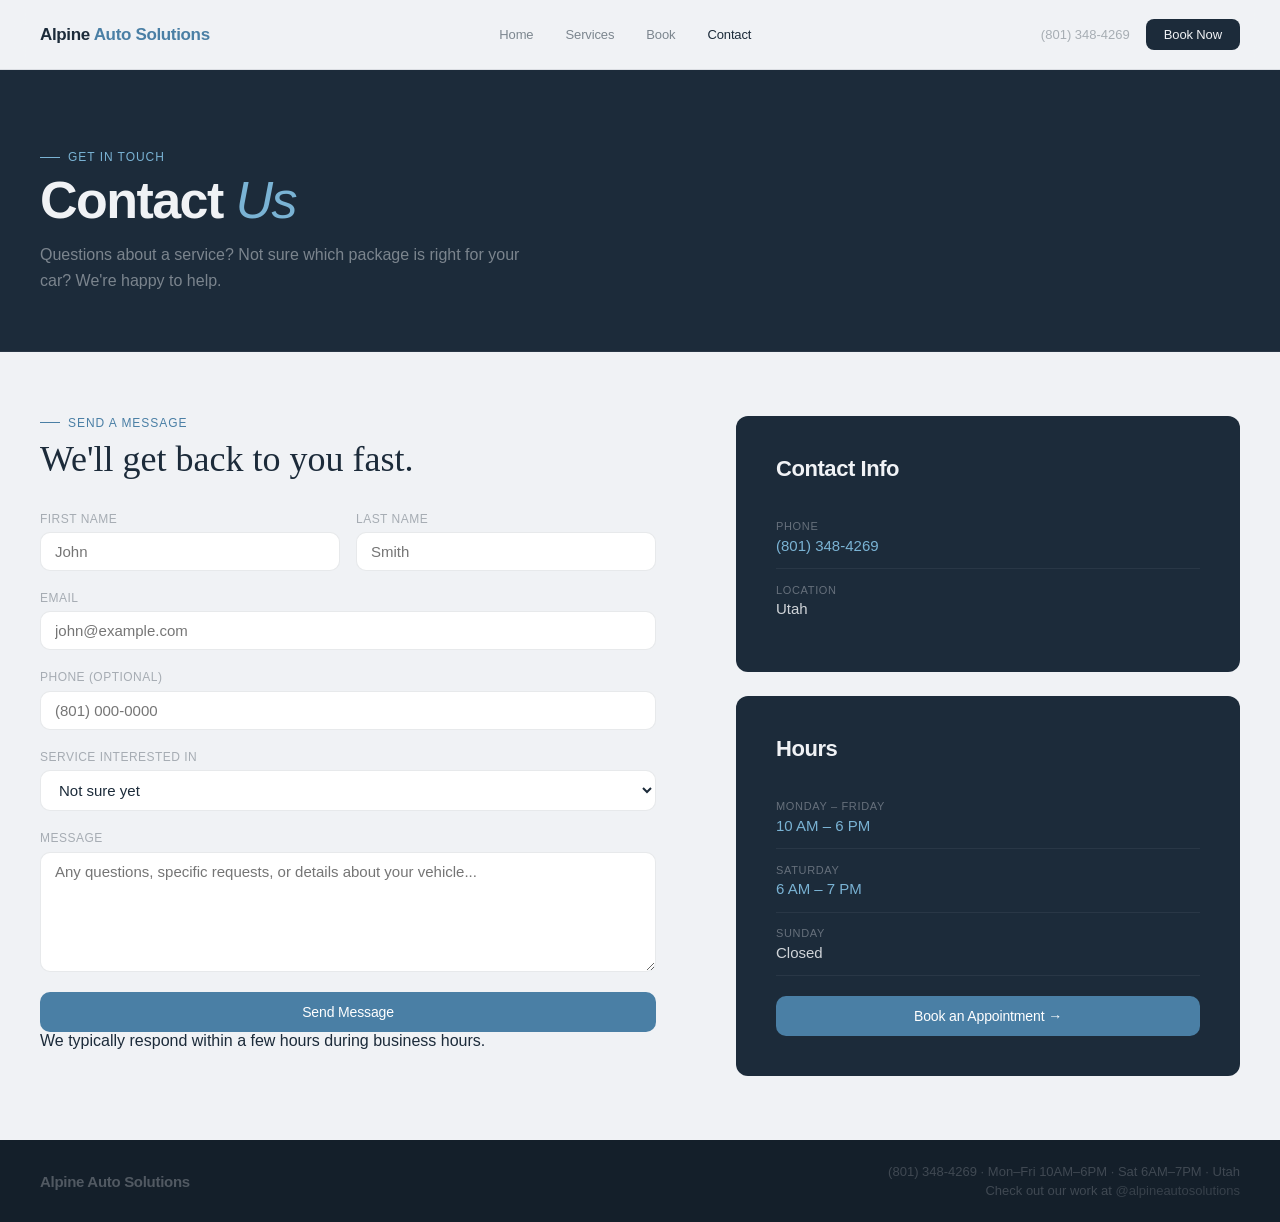
<file: contact.html>
<!DOCTYPE html>
<html lang="en">
<head>
<meta charset="UTF-8"/>
<meta name="viewport" content="width=device-width, initial-scale=1.0"/>
<title>Contact — Alpine Auto Solutions</title>
<link rel="stylesheet" href="style.css"/>

<style>
  .contact-layout{display:grid;grid-template-columns:1.1fr 0.9fr;gap:5rem;padding:4rem 2.5rem;}
  .success-msg{display:none;background:rgba(74,127,165,0.08);border:0.5px solid rgba(74,127,165,0.25);border-radius:4px;padding:1rem 1.25rem;font-size:14px;color:#4a7fa5;margin-bottom:1.5rem;}
</style>
</head>
<body>

<nav>
  <a href="index.html" class="logo">Alpine <span>Auto Solutions</span></a>
  <ul class="nav-links">
    <li><a href="index.html">Home</a></li>
    <li><a href="services.html">Services</a></li>
    <li><a href="book.html">Book</a></li>
    <li><a href="contact.html" class="active">Contact</a></li>
  </ul>
  
  <div class="nav-right">
    <span class="nav-phone">(801) 348-4269</span>
    <a href="book.html" class="btn-main">Book Now</a>
  </div>



<button class="hamburger" id="ham-btn" aria-label="Menu">
  <span></span><span></span><span></span>
</button>
</nav>
<div class="mobile-menu" id="mobile-menu">
  <button class="mobile-close" id="mob-close">&#10005;</button>
  <a href="index.html">Home</a>
  <a href="services.html">Services</a>
  <a href="book.html">Book</a>
  <a href="quote.html">Get a Quote</a>
  <a href="contact.html">Contact</a>
</div>
<script>
  document.getElementById('ham-btn').onclick=function(){document.getElementById('mobile-menu').classList.add('open');document.body.style.overflow='hidden';};
  document.getElementById('mob-close').onclick=function(){document.getElementById('mobile-menu').classList.remove('open');document.body.style.overflow='';};
  document.querySelectorAll('.mobile-menu a').forEach(function(a){a.onclick=function(){document.getElementById('mobile-menu').classList.remove('open');document.body.style.overflow='';};});
</script>

<div class="page-header">
  <p class="page-header-eyebrow">Get in touch</p>
  <h1 class="page-header-title">Contact <em>Us</em></h1>
  <p class="page-header-sub">Questions about a service? Not sure which package is right for your car? We're happy to help.</p>
</div>

<div class="contact-layout">
  <div>
    <p class="section-tag" style="margin-bottom:0.5rem;">Send a message</p>
    <h2 style="font-family:'Cormorant Garamond',serif;font-size:36px;font-weight:400;color:#1c2b3a;margin-bottom:2rem;">We'll get back to you fast.</h2>

    <div class="success-msg" id="success-msg">Message sent — we'll be in touch soon.</div>

    <form id="contact-form" onsubmit="handleSubmit(event)">
      <div style="display:grid;grid-template-columns:1fr 1fr;gap:1rem;">
        <div class="form-group">
          <label for="fname">First Name</label>
          <input type="text" id="fname" name="fname" placeholder="John" required/>
        </div>
        <div class="form-group">
          <label for="lname">Last Name</label>
          <input type="text" id="lname" name="lname" placeholder="Smith" required/>
        </div>
      </div>
      <div class="form-group">
        <label for="email">Email</label>
        <input type="email" id="email" name="email" placeholder="john@example.com" required/>
      </div>
      <div class="form-group">
        <label for="phone">Phone (optional)</label>
        <input type="tel" id="phone" name="phone" placeholder="(801) 000-0000"/>
      </div>
      <div class="form-group">
        <label for="service">Service interested in</label>
        <select id="service" name="service">
          <option value="">Not sure yet</option>
          <option value="interior">Interior Detail — $100</option>
          <option value="full">Complete Detailing Package — From $100</option>
          <option value="exterior">Exterior Wash & Wax — $60</option>
        </select>
      </div>
      <div class="form-group">
        <label for="message">Message</label>
        <textarea id="message" name="message" placeholder="Any questions, specific requests, or details about your vehicle..." required></textarea>
      </div>
      <button type="submit" class="btn-cta" style="width:100%;text-align:center;justify-content:center;">Send Message</button>
      <p class="form-note">We typically respond within a few hours during business hours.</p>
    </form>
  </div>

  <div style="display:flex;flex-direction:column;gap:1.5rem;">
    <div class="info-box">
      <div class="info-box-title">Contact Info</div>
      <div class="info-row">
        <div class="info-label">Phone</div>
        <div class="info-value"><a href="tel:8013484269">(801) 348-4269</a></div>
      </div>
      <div class="info-row">
        <div class="info-label">Location</div>
        <div class="info-value">Utah</div>
      </div>
    </div>

    <div class="info-box">
      <div class="info-box-title">Hours</div>
      <div class="info-row">
        <div class="info-label">Monday – Friday</div>
        <div class="info-value" style="color:#7ab3d4;">10 AM – 6 PM</div>
      </div>
      <div class="info-row">
        <div class="info-label">Saturday</div>
        <div class="info-value" style="color:#7ab3d4;">6 AM – 7 PM</div>
      </div>
      <div class="info-row">
        <div class="info-label">Sunday</div>
        <div class="info-value">Closed</div>
      </div>
      <div style="margin-top:1.25rem;">
        <a href="book.html" class="btn-cta" style="width:100%;text-align:center;display:block;">Book an Appointment →</a>
      </div>
    </div>
  </div>
</div>

<footer>
  <div class="footer-logo">Alpine Auto Solutions</div>
  <div class="footer-right">
    <span>(801) 348-4269 · Mon–Fri 10AM–6PM · Sat 6AM–7PM · Utah</span>
    <span>Check out our work at <a href="https://instagram.com/alpineautosolutions" target="_blank" rel="noopener" style="color:inherit;text-decoration:none;opacity:0.8;">@alpineautosolutions</a></span>
  </div>
</footer>

<script>
function handleSubmit(e) {
  e.preventDefault();
  document.getElementById('contact-form').style.opacity = '0.4';
  document.getElementById('contact-form').style.pointerEvents = 'none';
  document.getElementById('success-msg').style.display = 'block';
  window.scrollTo({top:0,behavior:'smooth'});
}
</script>




</body>
</html>
</file>
<file: style.css>
/* ── RESET ── */
*{box-sizing:border-box;margin:0;padding:0;}
a{text-decoration:none;color:inherit;}

/* ── TOKENS ── */
:root{
  --font: -apple-system, BlinkMacSystemFont, "SF Pro Display", "SF Pro Text", "Helvetica Neue", Arial, sans-serif;
  --bg:#f0f2f5;
  --bg2:#e8ecf2;
  --ink:#1c2b3a;
  --ink2:rgba(28,43,58,0.55);
  --ink3:rgba(28,43,58,0.35);
  --accent:#4a7fa5;
  --accent2:#7ab3d4;
  --dark:#1c2b3a;
  --dark2:#2e4560;
  --snow:#f0f2f5;
  --border:rgba(28,43,58,0.1);
}

body{font-family:var(--font);background:var(--bg);color:var(--ink);overflow-x:hidden;-webkit-font-smoothing:antialiased;}

/* ── NAV ── */
nav{
  display:flex;justify-content:space-between;align-items:center;
  padding:1.2rem 2.5rem;
  background:rgba(240,242,245,0.92);
  backdrop-filter:blur(12px);
  -webkit-backdrop-filter:blur(12px);
  border-bottom:0.5px solid var(--border);
  position:sticky;top:0;z-index:100;
}
.logo{font-size:17px;font-weight:600;color:var(--ink);letter-spacing:-0.02em;}
.logo span{color:var(--accent);}
.nav-links{display:flex;gap:2rem;list-style:none;font-size:13px;font-weight:400;letter-spacing:-0.01em;color:var(--ink2);}
.nav-links a{color:var(--ink2);transition:color 0.2s;}
.nav-links a:hover,.nav-links a.active{color:var(--ink);}
.nav-right{display:flex;align-items:center;gap:1rem;}
.nav-phone{font-size:13px;color:var(--ink3);}

/* ── BUTTONS ── */
.btn-main{
  background:var(--dark);color:var(--snow);
  border:none;padding:8px 18px;
  font-family:var(--font);font-size:13px;font-weight:500;
  letter-spacing:-0.01em;
  border-radius:8px;cursor:pointer;transition:background 0.2s;
  display:inline-block;
}
.btn-main:hover{background:var(--dark2);}

.btn-hero{
  background:var(--accent);color:#fff;
  border:none;padding:14px 28px;
  font-family:var(--font);font-size:15px;font-weight:500;
  letter-spacing:-0.01em;
  border-radius:12px;cursor:pointer;
  display:inline-block;
  transition:background 0.2s,transform 0.15s;
}
.btn-hero:hover{background:var(--accent2);transform:translateY(-2px);}

.btn-sm{
  background:var(--dark);color:var(--snow);
  border:none;padding:8px 16px;
  font-family:var(--font);font-size:13px;font-weight:500;
  letter-spacing:-0.01em;
  border-radius:8px;cursor:pointer;
  display:inline-block;transition:background 0.2s;
}
.btn-sm:hover{background:var(--accent);}

.btn-outline{
  background:transparent;color:var(--ink2);
  border:0.5px solid var(--border);padding:10px 20px;
  font-family:var(--font);font-size:13px;font-weight:400;
  letter-spacing:-0.01em;
  border-radius:8px;cursor:pointer;display:inline-block;
  transition:border-color 0.2s,color 0.2s;
}
.btn-outline:hover{border-color:var(--accent);color:var(--accent);}

.btn-cta{
  background:var(--accent);color:#fff;
  border:none;padding:12px 24px;
  font-family:var(--font);font-size:14px;font-weight:500;
  letter-spacing:-0.01em;
  border-radius:10px;cursor:pointer;width:fit-content;
  display:inline-block;
  transition:background 0.2s,transform 0.15s;
}
.btn-cta:hover{background:var(--accent2);transform:translateY(-2px);}

/* ── HERO ── */
.hero{position:relative;height:600px;overflow:hidden;display:flex;align-items:flex-end;}
.hero-img{position:absolute;inset:0;width:100%;height:100%;object-fit:cover;transform:scale(1.06);animation:heroZoom 9s ease-out forwards;}
@keyframes heroZoom{from{transform:scale(1.06);}to{transform:scale(1.0);}}
.hero-overlay{position:absolute;inset:0;background:linear-gradient(to top,rgba(28,43,58,0.88) 0%,rgba(28,43,58,0.18) 55%,transparent 100%);}
.hero-content{position:relative;z-index:2;padding:3rem 2.5rem;width:100%;display:flex;justify-content:space-between;align-items:flex-end;}
.hero-eyebrow{font-size:12px;font-weight:500;letter-spacing:0.06em;text-transform:uppercase;color:rgba(180,210,230,0.7);margin-bottom:0.75rem;opacity:0;animation:fadeUp 0.7s 0.3s ease forwards;}
.hero-title{font-size:68px;font-weight:700;letter-spacing:-0.03em;line-height:0.95;color:var(--snow);margin-bottom:1.25rem;opacity:0;animation:fadeUp 0.7s 0.5s ease forwards;}
.hero-title span{color:var(--accent2);}
.hero-sub{font-size:17px;font-weight:300;line-height:1.6;color:rgba(240,242,245,0.55);max-width:380px;opacity:0;animation:fadeUp 0.7s 0.7s ease forwards;}
.hero-btn-wrap{opacity:0;animation:fadeUp 0.7s 0.9s ease forwards;}
@keyframes fadeUp{from{opacity:0;transform:translateY(20px);}to{opacity:1;transform:translateY(0);}}

/* ── STRIP ── */
.strip{background:var(--dark);display:grid;grid-template-columns:repeat(4,1fr);}
.strip-item{padding:1.75rem 2rem;border-right:0.5px solid rgba(240,242,245,0.06);}
.strip-item:last-child{border-right:none;}
.strip-num{font-size:34px;font-weight:700;letter-spacing:-0.03em;color:var(--accent2);line-height:1;margin-bottom:0.25rem;}
.strip-label{font-size:11px;font-weight:400;letter-spacing:0.06em;text-transform:uppercase;color:rgba(240,242,245,0.3);}

/* ── ABOUT / MISSION ── */
.about-section{padding:4rem 2.5rem;border-bottom:0.5px solid var(--border);background:#fff;}
.about-inner{max-width:780px;}
.about-title{font-size:32px;font-weight:700;letter-spacing:-0.03em;color:var(--ink);margin-bottom:1rem;line-height:1.1;}
.about-body{font-size:15px;font-weight:300;line-height:1.75;color:var(--ink2);max-width:700px;}
.about-body strong{color:var(--ink);font-weight:600;}

/* ── SECTIONS ── */
.section{padding:5rem 2.5rem;border-bottom:0.5px solid var(--border);}
.section-tag{font-size:12px;font-weight:500;letter-spacing:0.08em;text-transform:uppercase;color:var(--accent);margin-bottom:0.5rem;display:flex;align-items:center;gap:8px;}
.section-tag::before{content:'';display:inline-block;width:20px;height:0.5px;background:var(--accent);}
.section-title{font-size:40px;font-weight:700;letter-spacing:-0.03em;color:var(--ink);margin-bottom:3rem;line-height:1.05;}

/* ── SERVICES ── */
.services{display:grid;grid-template-columns:repeat(3,1fr);gap:1px;background:var(--border);border-radius:12px;overflow:hidden;}
.service-card{background:#fff;display:flex;flex-direction:column;cursor:pointer;overflow:hidden;transition:box-shadow 0.3s;}
.service-card:hover{box-shadow:0 12px 40px rgba(28,43,58,0.1);}
.service-img-wrap{height:190px;overflow:hidden;}
.service-img{width:100%;height:100%;object-fit:cover;transition:transform 0.6s ease;}
.service-card:hover .service-img{transform:scale(1.06);}
.service-body{padding:1.5rem;flex:1;display:flex;flex-direction:column;gap:0.6rem;}
.service-tag2{font-size:11px;font-weight:500;letter-spacing:0.06em;text-transform:uppercase;color:var(--accent);}
.service-name{font-size:20px;font-weight:600;letter-spacing:-0.02em;color:var(--ink);line-height:1.2;}
.service-desc{font-size:14px;font-weight:300;line-height:1.6;color:var(--ink2);flex:1;}
.service-footer{display:flex;justify-content:space-between;align-items:flex-end;padding-top:1rem;border-top:0.5px solid rgba(28,43,58,0.07);margin-top:0.5rem;}
.service-price{font-size:28px;font-weight:700;letter-spacing:-0.03em;color:var(--ink);line-height:1;}
.service-dur{font-size:12px;color:var(--ink3);letter-spacing:0.01em;margin-top:2px;}

/* ── HOURS / CTA ── */
.bottom{display:grid;grid-template-columns:1fr 1fr;background:var(--dark);}
.hours-panel{padding:3.5rem 2.5rem;border-right:0.5px solid rgba(240,242,245,0.06);}
.hours-tag{font-size:12px;font-weight:500;letter-spacing:0.08em;text-transform:uppercase;color:var(--accent2);margin-bottom:0.5rem;display:flex;align-items:center;gap:8px;}
.hours-tag::before{content:'';display:inline-block;width:20px;height:0.5px;background:var(--accent2);}
.hours-title{font-size:36px;font-weight:700;letter-spacing:-0.03em;color:var(--snow);margin-bottom:2rem;line-height:1;}
.hour-row{display:flex;justify-content:space-between;font-size:15px;padding:10px 0;border-bottom:0.5px solid rgba(240,242,245,0.05);color:rgba(240,242,245,0.4);}
.hour-row.open{color:rgba(240,242,245,0.85);}
.hour-row.open span:last-child{color:var(--accent2);}
.open-badge{display:inline-flex;align-items:center;gap:6px;background:rgba(122,179,212,0.12);color:var(--accent2);font-size:12px;font-weight:500;letter-spacing:0.04em;padding:4px 12px;border-radius:20px;margin-top:1.25rem;}
.open-badge::before{content:'●';font-size:6px;}
.cta-panel{padding:3.5rem 2.5rem;display:flex;flex-direction:column;justify-content:center;gap:1.5rem;}
.cta-title{font-size:42px;font-weight:700;letter-spacing:-0.03em;color:var(--snow);line-height:0.95;}
.cta-title span{color:var(--accent2);}
.cta-body{font-size:15px;font-weight:300;line-height:1.65;color:rgba(240,242,245,0.4);max-width:320px;}
.contact-list{display:flex;flex-direction:column;gap:0.5rem;}
.contact-item{font-size:15px;color:rgba(240,242,245,0.45);}
.contact-item strong{color:var(--snow);font-weight:500;}

/* ── FOOTER ── */
footer{background:#141f2a;padding:1.5rem 2.5rem;display:flex;justify-content:space-between;align-items:center;font-size:13px;color:rgba(240,242,245,0.2);}
.footer-logo{font-size:15px;font-weight:600;letter-spacing:-0.02em;color:rgba(240,242,245,0.28);}
.footer-right{display:flex;flex-direction:column;align-items:flex-end;gap:0.25rem;}

/* ── PAGE HEADER ── */
.page-header{background:var(--dark);padding:5rem 2.5rem 3.5rem;border-bottom:0.5px solid rgba(240,242,245,0.06);}
.page-header-eyebrow{font-size:12px;font-weight:500;letter-spacing:0.08em;text-transform:uppercase;color:var(--accent2);margin-bottom:0.75rem;display:flex;align-items:center;gap:8px;}
.page-header-eyebrow::before{content:'';display:inline-block;width:20px;height:0.5px;background:var(--accent2);}
.page-header-title{font-size:52px;font-weight:700;letter-spacing:-0.03em;color:var(--snow);line-height:0.95;}
.page-header-title em{font-style:italic;color:var(--accent2);font-weight:300;}
.page-header-sub{font-size:16px;font-weight:300;line-height:1.65;color:rgba(240,242,245,0.45);max-width:480px;margin-top:1rem;}

/* ── CONTACT FORM ── */
.form-group{display:flex;flex-direction:column;gap:0.4rem;margin-bottom:1.25rem;}
.form-group label{font-size:12px;font-weight:500;letter-spacing:0.04em;text-transform:uppercase;color:var(--ink3);}
.form-group input,.form-group textarea,.form-group select{
  background:#fff;border:0.5px solid var(--border);border-radius:10px;
  padding:10px 14px;font-family:var(--font);font-size:15px;
  color:var(--ink);outline:none;transition:border-color 0.2s;width:100%;
}
.form-group input:focus,.form-group textarea:focus,.form-group select:focus{border-color:var(--accent);}
.form-group textarea{resize:vertical;min-height:120px;}

/* ── INFO BOX ── */
.info-box{background:var(--dark);border-radius:12px;padding:2.5rem;color:var(--snow);}
.info-box-title{font-size:22px;font-weight:600;letter-spacing:-0.02em;color:var(--snow);margin-bottom:1.5rem;}
.info-row{display:flex;flex-direction:column;gap:0.3rem;padding:0.9rem 0;border-bottom:0.5px solid rgba(240,242,245,0.06);}
.info-row:last-child{border-bottom:none;}
.info-label{font-size:11px;font-weight:500;letter-spacing:0.06em;text-transform:uppercase;color:rgba(240,242,245,0.35);}
.info-value{font-size:15px;color:rgba(240,242,245,0.85);font-weight:300;}
.info-value a{color:var(--accent2);}


/* ── HAMBURGER / MOBILE MENU ── */
.hamburger{display:none;flex-direction:column;gap:5px;cursor:pointer;padding:4px;background:none;border:none;}
.hamburger span{display:block;width:22px;height:2px;background:var(--ink);border-radius:2px;}
.mobile-menu{
  display:none;position:fixed;inset:0;
  background:#f0f2f5;
  z-index:999;
  flex-direction:column;align-items:center;justify-content:center;
  gap:0.65rem;
  padding:0 1.5rem;
}
.mobile-menu.open{display:flex;}
.mobile-menu a{
  font-size:16px;font-weight:600;color:var(--ink);
  letter-spacing:-0.02em;
  padding:0.85rem 0;
  background:#fff;
  border:0.5px solid var(--border);
  border-radius:12px;
  width:100%;max-width:320px;
  text-align:center;
  box-shadow:0 1px 6px rgba(28,43,58,0.05);
  transition:border-color 0.15s,background 0.15s;
}
.mobile-menu a:hover{border-color:var(--accent);background:rgba(74,127,165,0.04);color:var(--accent);}
.mobile-close{
  position:absolute;top:1rem;right:1rem;
  font-size:18px;cursor:pointer;color:var(--ink2);
  background:#fff;border:0.5px solid var(--border);
  border-radius:8px;width:36px;height:36px;
  display:flex;align-items:center;justify-content:center;
  font-family:var(--font);
  box-shadow:0 1px 6px rgba(28,43,58,0.07);
}

/* ── MOBILE ── */
@media(max-width:768px){
  html,body{overflow-x:hidden;}

  .hamburger{display:flex;}
  .nav-links{display:none;}
  .nav-phone{display:none;}
  .nav-right .btn-main{display:none;}
  nav{padding:1rem 1.25rem;}

  .hero{height:520px;}
  .hero-content{flex-direction:column;align-items:flex-start;gap:1.5rem;padding:2rem 1.25rem;}
  .hero-title{font-size:42px;}
  .hero-sub{font-size:15px;max-width:100%;}
  .hero-btn-wrap{width:100%;}
  .btn-hero{width:100%;text-align:center;display:block;}

  .strip{grid-template-columns:repeat(2,1fr);}
  .strip-item{padding:1.25rem 1rem;}
  .strip-num{font-size:26px;}

  .section{padding:3rem 1.25rem;}
  .section-title{font-size:26px;margin-bottom:1.5rem;}

  .services{grid-template-columns:1fr;}

  .bottom{grid-template-columns:1fr;}
  .hours-panel{border-right:none;border-bottom:0.5px solid rgba(240,242,245,0.06);padding:2.5rem 1.25rem;}
  .hours-title{font-size:26px;}
  .cta-panel{padding:2.5rem 1.25rem;}
  .cta-title{font-size:28px;}
  .cta-body{max-width:100%;}
  .btn-cta{width:100%;text-align:center;display:block;}

  footer{flex-direction:column;gap:0.6rem;text-align:center;padding:1.25rem;}
  .footer-right{align-items:center;}

  .page-header{padding:2.5rem 1.25rem 2rem;}
  .page-header-title{font-size:32px;}
  .page-header-sub{font-size:14px;}

  .contact-layout{grid-template-columns:1fr;gap:2rem;padding:2.5rem 1.25rem;}
  .quote-layout{grid-template-columns:1fr;gap:2rem;padding:2.5rem 1.25rem;}
  .quote-services{grid-template-columns:1fr 1fr;}

  .book-wrapper{padding:2rem 1.25rem;}

  .steps{overflow-x:auto;-webkit-overflow-scrolling:touch;display:flex;width:100%;}
  .step{flex:none;display:flex;flex-direction:column;align-items:center;text-align:center;padding:0.65rem 0.9rem;min-width:62px;}
  .step-num{font-size:13px;font-weight:700;display:block;margin-bottom:2px;}
  .step-label{font-size:8px;white-space:nowrap;display:block;letter-spacing:0.04em;text-transform:uppercase;}

  .staff-grid{grid-template-columns:1fr 1fr;max-width:100%;}
  .service-options{max-width:100%;}

  .vehicle-grid{grid-template-columns:repeat(2,1fr);max-width:100%;overflow:hidden;}
  .vehicle-card{padding:0.85rem 0.75rem;min-width:0;text-align:center;}
  .vehicle-icon{font-size:18px;margin-bottom:0;}
  .vehicle-name{font-size:13px;}
  .vehicle-price{font-size:11px;}
  .vehicle-badge{font-size:9px;}

  .datetime-wrap{grid-template-columns:1fr;gap:1.5rem;max-width:100%;}
  .cal{width:100%;}

  .booking-form{max-width:100%;}
  .form-row{grid-template-columns:1fr;}
  .summary-box{max-width:100%;}
  .price-estimate{max-width:100%;}
  .panel-title{font-size:22px;}
  .panel-sub{font-size:14px;}

  .service-full{grid-template-columns:1fr !important;}
  .service-full.reverse .service-full-img-wrap{order:0 !important;}
  .service-full.reverse .service-full-body{order:1 !important;}
  .service-full-img{height:200px;}
  .service-full-body{padding:1.25rem;}

  .info-box{padding:1.5rem;}
  .success-panel{padding:2.5rem 1rem;}
  .success-title{font-size:26px;}

  .time-slots{grid-template-columns:repeat(2,1fr);}
}

/* ── OVERFLOW FIX ── */
html, body { overflow-x: hidden; max-width: 100%; }

@media(max-width:768px){
  .quote-layout{ display:flex !important; flex-direction:column !important; padding:2rem 1.25rem !important; gap:2rem !important; }
  .quote-services{ grid-template-columns:1fr !important; }
  .quote-service-card{ padding:1rem; }
  .qs-icon{ font-size:18px; }
  .contact-layout{ display:flex !important; flex-direction:column !important; padding:2rem 1.25rem !important; gap:2rem !important; }
  * { max-width:100%; }
  .info-box{ max-width:100%; }
  .form-group input, .form-group textarea, .form-group select{ font-size:16px; }
}
</file>
